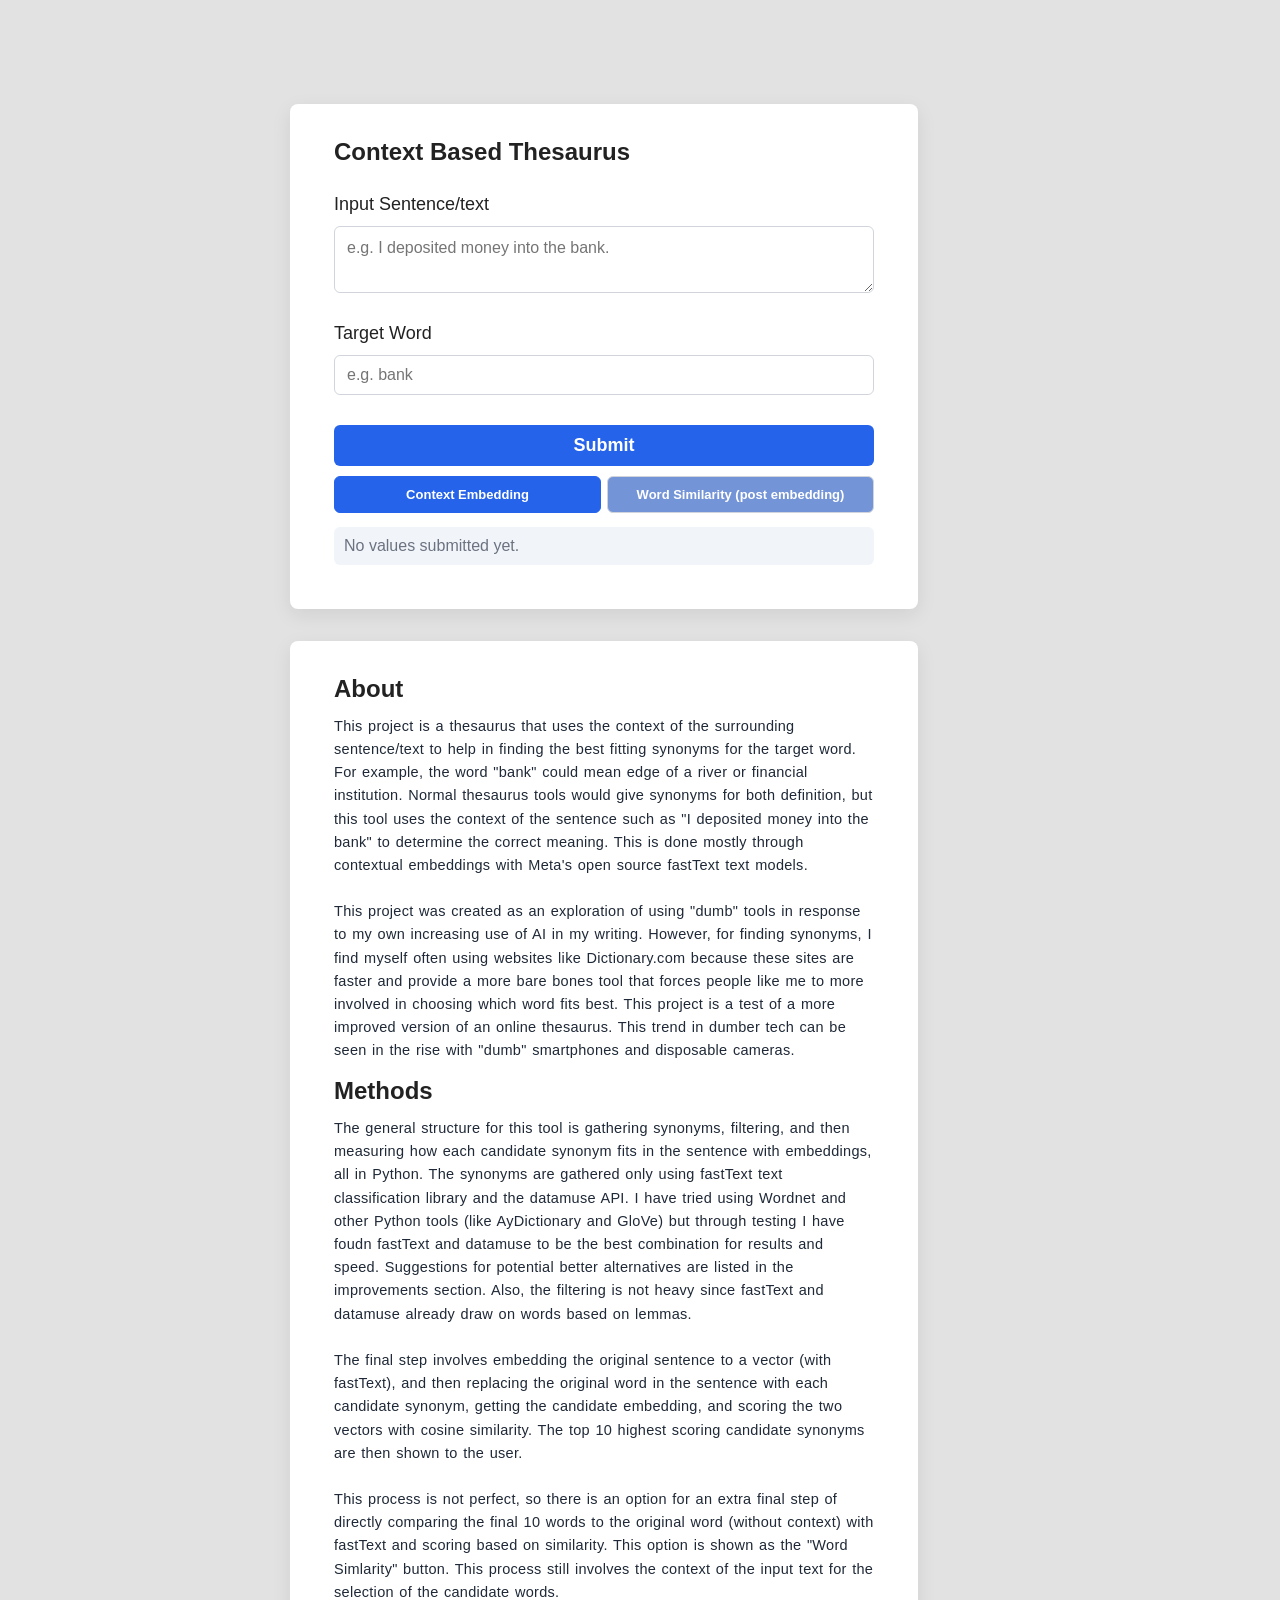
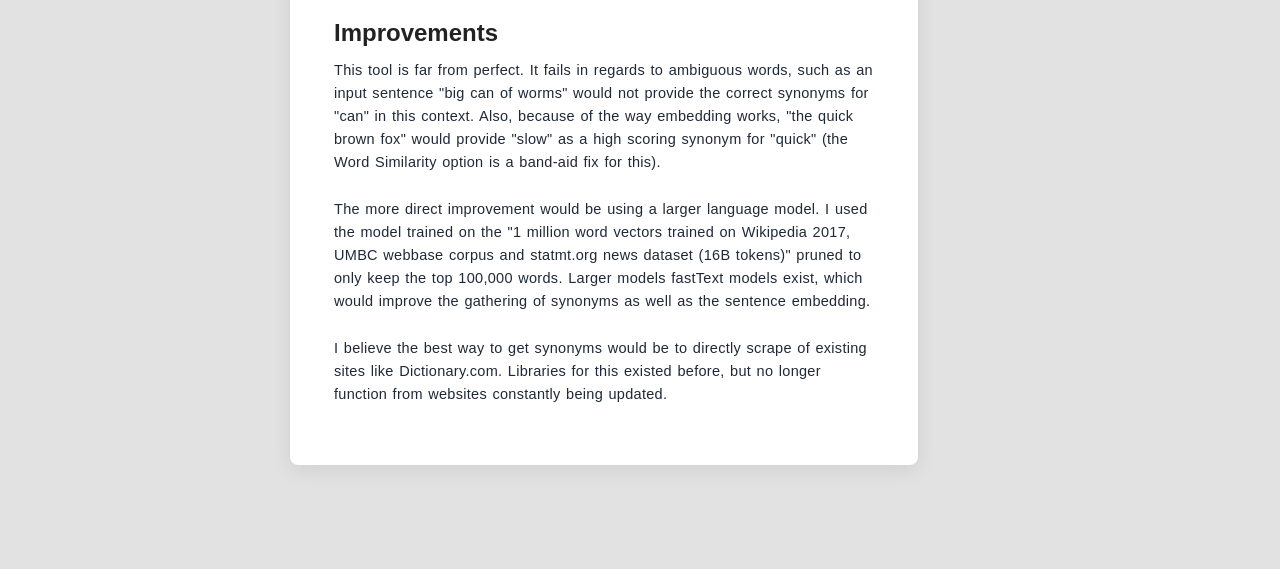
<file: index.html>
<!doctype html>
<html lang="en">
	<head>
		<meta charset="utf-8" />
		<meta name="viewport" content="width=device-width, initial-scale=1" />
		<title>Simple Two-Input Form</title>
        <link rel="stylesheet" href="style.css">
	</head>

	<body>
		<div class="wrapper">
			<main class="card" role="main">
				<h1>Context Based Thesaurus </h1>
				<form id="two-input-form">
					<label for="inputA">Input Sentence/text</label>
					<p id="err_length">Larger Input Text may result in slower or more inconsistent results.</p>
					<textarea
						id="inputA"
						name="inputA"
						placeholder="e.g. I deposited money into the bank."
						rows="2"
					></textarea>
					
					<!-- <input id="inputA" name="inputA" type="text" placeholder="e.g. I deposited money into the bank." autocomplete="off" /> -->
					
					<label for="inputB">Target Word</label>
					<input id="inputB" name="inputB" type="text" placeholder="e.g. bank" autocomplete="off" />

					<button type="submit">Submit</button>
				</form>

				<!--  -->
				<div class="tabs">
					<button class="tab active" data-rank="context">Context Embedding</button>
					<button class="tab" data-rank="similarity">Word Similarity (post embedding)</button>
				</div>
				<!--  -->

				<div id="result" class="output" aria-live="polite">
					<div class="muted">No values submitted yet.</div>
				</div>
			</main>
			<main class="card" id="long_text">
				<h1>About</h1>
				<p>
					This project is a thesaurus that uses the context of the surrounding sentence/text to help in finding the best fitting synonyms for the target word. For example, the word "bank" could mean edge of a river or financial institution. Normal thesaurus tools would give synonyms for both definition, but this tool uses the context of the sentence such as "I deposited money into the bank" to determine the correct meaning. This is done mostly through contextual embeddings with Meta's open source fastText text models. 
					<br><br>
					This project was created as an exploration of using "dumb" tools in response to my own increasing use of AI in my writing. However, for finding synonyms, I find myself often using websites like Dictionary.com because these sites are faster and provide a more bare bones tool that forces people like me to more involved in choosing which word fits best. This project is a test of a more improved version of an online thesaurus. This trend in dumber tech can be seen in the rise with "dumb" smartphones and disposable cameras. 
				</p>
				<h1>Methods</h1>
				<p>
					The general structure for this tool is gathering synonyms, filtering, and then measuring how each candidate synonym fits in the sentence with embeddings, all in Python. The synonyms are gathered only using fastText text classification library and the datamuse API. I have tried using Wordnet and other Python tools (like AyDictionary and GloVe) but through testing I have foudn fastText and datamuse to be the best combination for results and speed. Suggestions for potential better alternatives are listed in the improvements section. Also, the filtering is not heavy since fastText and datamuse already draw on words based on lemmas.
					<br><br>

					The final step involves embedding the original sentence to a vector (with fastText), and then replacing the original word in the sentence with each candidate synonym, getting the candidate embedding, and scoring the two vectors with cosine similarity. The top 10 highest scoring candidate synonyms are then shown to the user. 
					<br><br>

					This process is not perfect, so there is an option for an extra final step of directly comparing the final 10 words to the original word (without context) with fastText and scoring based on similarity. This option is shown as the "Word Simlarity" button. This process still involves the context of the input text for the selection of the candidate words. 
				</p>
				<h1>Improvements</h1>
				<p>
					This tool is far from perfect. It fails in regards to ambiguous words, such as an input sentence "big can of worms" would not provide the correct synonyms for "can" in this context. Also, because of the way embedding works, "the quick brown fox" would provide "slow" as a high scoring synonym for "quick" (the Word Similarity option is a band-aid fix for this). 
					<br><br>

					The more direct improvement would be using a larger language model. I used the model trained on the "1 million word vectors trained on Wikipedia 2017, UMBC webbase corpus and statmt.org news dataset (16B tokens)" pruned to only keep the top 100,000 words. Larger models fastText models exist, which would improve the gathering of synonyms as well as the sentence embedding. 
					<br><br>

					I believe the best way to get synonyms would be to directly scrape of existing sites like Dictionary.com. Libraries for this existed before, but no longer function from websites constantly being updated. 
				</p>
			</main>
		</div>

		<script src="script.js"></script>
	</body>
</html>
</file>
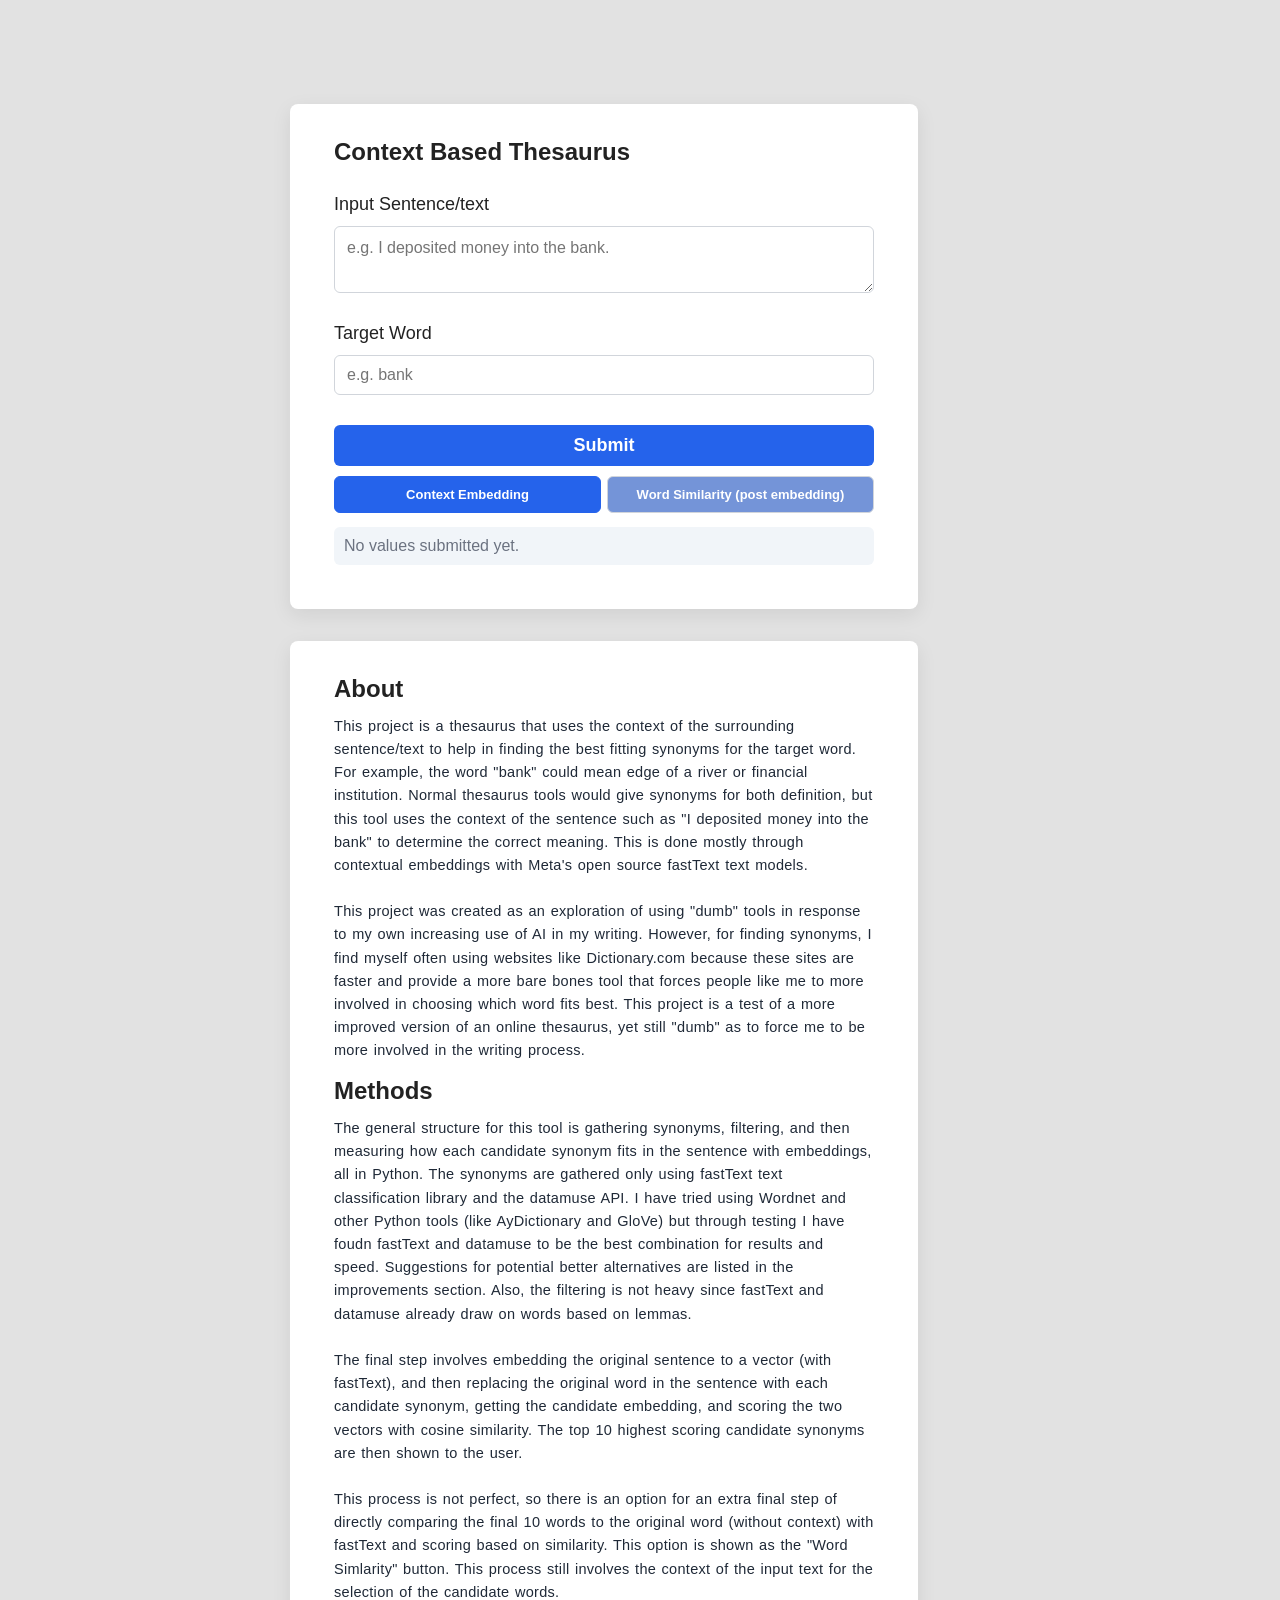
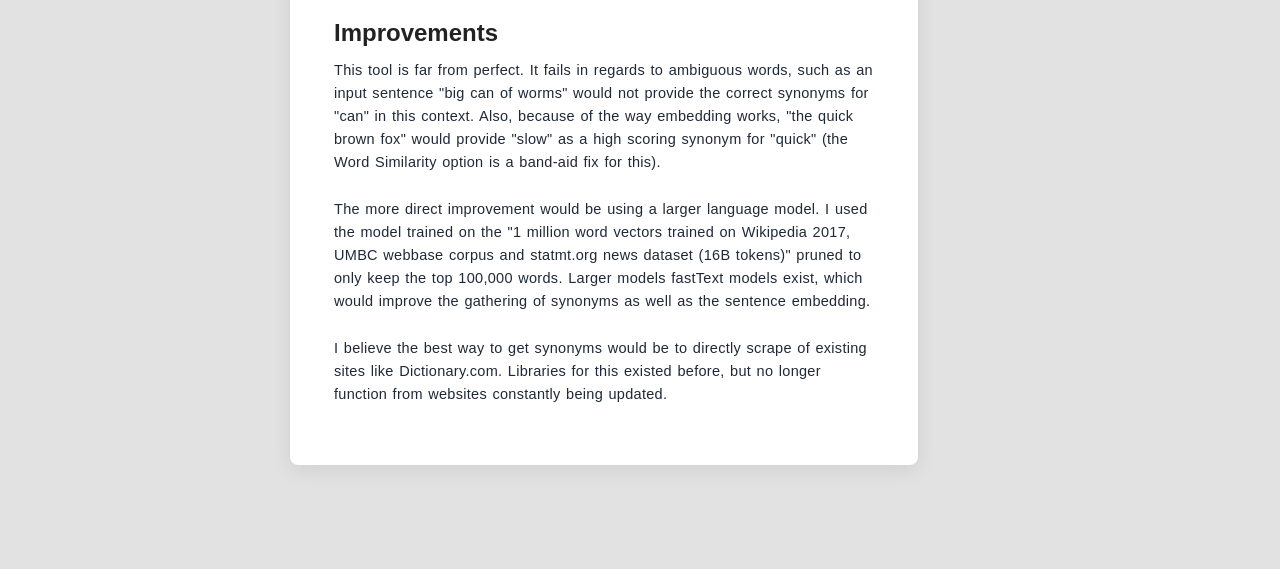
<file: templates/index.html>
<!doctype html>
<html lang="en">
	<head>
		<meta charset="utf-8" />
		<meta name="viewport" content="width=device-width, initial-scale=1" />
		<title>Context Based Thesaurus</title>
        <link rel="stylesheet"  href="../static/style.css">
	</head>

	<body>
		<div class="wrapper">
			<main class="card" role="main">
				<h1>Context Based Thesaurus </h1>
				<form id="two-input-form">
					<label for="inputA">Input Sentence/text</label>
					<p id="err_length">Larger Input Text may result in slower or more inconsistent results.</p>
					<textarea
						id="inputA"
						name="inputA"
						placeholder="e.g. I deposited money into the bank."
						rows="2"
					></textarea>
					
					<!-- <input id="inputA" name="inputA" type="text" placeholder="e.g. I deposited money into the bank." autocomplete="off" /> -->
					
					<label for="inputB">Target Word</label>
					<input id="inputB" name="inputB" type="text" placeholder="e.g. bank" autocomplete="off" />

					<button type="submit">Submit</button>
				</form>

				<!--  -->
				<div class="tabs">
					<button class="tab active" data-rank="context">Context Embedding</button>
					<button class="tab" data-rank="similarity">Word Similarity (post embedding)</button>
				</div>
				<!--  -->

				<div id="result" class="output" aria-live="polite">
					<div class="muted">No values submitted yet.</div>
				</div>
			</main>
			<main class="card" id="long_text">
				<h1>About</h1>
				<p>
					This project is a thesaurus that uses the context of the surrounding sentence/text to help in finding the best fitting synonyms for the target word. For example, the word "bank" could mean edge of a river or financial institution. Normal thesaurus tools would give synonyms for both definition, but this tool uses the context of the sentence such as "I deposited money into the bank" to determine the correct meaning. This is done mostly through contextual embeddings with Meta's open source fastText text models. 
					<br><br>
					This project was created as an exploration of using "dumb" tools in response to my own increasing use of AI in my writing. However, for finding synonyms, I find myself often using websites like Dictionary.com because these sites are faster and provide a more bare bones tool that forces people like me to more involved in choosing which word fits best. This project is a test of a more improved version of an online thesaurus, yet still "dumb" as to force me to be more involved in the writing process. 
				</p>
				<h1>Methods</h1>
				<p>
					The general structure for this tool is gathering synonyms, filtering, and then measuring how each candidate synonym fits in the sentence with embeddings, all in Python. The synonyms are gathered only using fastText text classification library and the datamuse API. I have tried using Wordnet and other Python tools (like AyDictionary and GloVe) but through testing I have foudn fastText and datamuse to be the best combination for results and speed. Suggestions for potential better alternatives are listed in the improvements section. Also, the filtering is not heavy since fastText and datamuse already draw on words based on lemmas.
					<br><br>

					The final step involves embedding the original sentence to a vector (with fastText), and then replacing the original word in the sentence with each candidate synonym, getting the candidate embedding, and scoring the two vectors with cosine similarity. The top 10 highest scoring candidate synonyms are then shown to the user. 
					<br><br>

					This process is not perfect, so there is an option for an extra final step of directly comparing the final 10 words to the original word (without context) with fastText and scoring based on similarity. This option is shown as the "Word Simlarity" button. This process still involves the context of the input text for the selection of the candidate words. 
				</p>
				<h1>Improvements</h1>
				<p>
					This tool is far from perfect. It fails in regards to ambiguous words, such as an input sentence "big can of worms" would not provide the correct synonyms for "can" in this context. Also, because of the way embedding works, "the quick brown fox" would provide "slow" as a high scoring synonym for "quick" (the Word Similarity option is a band-aid fix for this). 
					<br><br>

					The more direct improvement would be using a larger language model. I used the model trained on the "1 million word vectors trained on Wikipedia 2017, UMBC webbase corpus and statmt.org news dataset (16B tokens)" pruned to only keep the top 100,000 words. Larger models fastText models exist, which would improve the gathering of synonyms as well as the sentence embedding. 
					<br><br>

					I believe the best way to get synonyms would be to directly scrape of existing sites like Dictionary.com. Libraries for this existed before, but no longer function from websites constantly being updated. 
				</p>
			</main>
		</div>

		<script src="../static/script.js"></script>
	</body>
</html>
</file>
<file: style.css>
body { 
    font-family: Arial, sans-serif; 
    background:#e2e2e2; 
    color:#222; 
    margin:0; 
}

.wrapper {
    display: flex;
    flex-direction: column;
    padding: 24px;
    gap: 32px;   
    max-width: 700px;
    margin: 80px auto;  
}

.card { 
    background:#fff; 
    padding:44px; 
    padding-top: 34px;
    border-radius:8px;
    box-shadow:0 6px 20px rgba(0,0,0,0.08); 
    width:60vh; 
}

h1 { 
    font-size:24px; 
    margin:0 0 12px 0; 
}

label { 
    display:block; 
    font-size:18px; 
    margin:10px 0 6px; 
    padding-top: 16px;
    padding-bottom: 5px;
}

input[type="text"] { 
    width:100%; 
    padding:10px 12px; 
    border:1px solid #d1d5db; 
    border-radius:6px; 
    box-sizing:border-box; 
    font-size: 16px;
}

button { 
    margin-top:30px; 
    margin-bottom: 0px;
    width:100%; 
    padding:10px 12px; 
    border:0; 
    background:#2563eb; 
    color:#fff; 
    border-radius:6px; 
    font-size:18px; 
    font-weight:600; 
    cursor:pointer; 

}

button:active { 
    transform:translateY(1px); 
}

.output { 
    margin-top:14px; 
    background:#f1f5f9; 
    padding:10px; 
    border-radius:6px; 
    font-size:18px; 
}

.muted { 
    color:#6b7280; 
    font-size:16px; 
}

.tabs {
    display: flex;
    gap: 6px;
    margin-top: 0px;
    margin-bottom: 0px;
}

.tab {
    margin-top: 10px;
    flex: 1;
    border: 1px solid #d1d5db;
    background: #7494d8;
    border-radius: 6px;
    cursor: pointer;
    font-size: 13px;
}

.tab.active {
    background: #2563eb;
    color: white;
    border-color: #2563eb;
}

.result-header {
    margin-left: 8px; 
}

.result-header {
    margin-left: 8px;
    margin-bottom: 6px;
}

.result-subtitle {
    font-size: 16px;
    color: #6b7280;      
    margin-top: 2px;
}

#err_length {
    display: none;
    color: #b91c1c;
    font-size: 16px;
}

textarea {
    width: 100%;
    padding: 10px 12px;
    border: 1px solid #d1d5db;
    border-radius: 6px;
    box-sizing: border-box;
    font-family: inherit;
    font-size: 16px;
    resize: vertical;   
    line-height: 1.4;
}


#long_text p {
    font-size: 14.5px;         
    line-height: 1.6;           
    letter-spacing: 0.02em;    
    word-spacing: 0.08em;       
    color: #1f2937;            
    margin-top: 12px;
}
</file>
<file: static/style.css>
body { 
    font-family: Arial, sans-serif; 
    background:#e2e2e2; 
    color:#222; 
    margin:0; 
}

.wrapper {
    display: flex;
    flex-direction: column;
    padding: 24px;
    gap: 32px;   
    max-width: 700px;
    margin: 80px auto;  
}

.card { 
    background:#fff; 
    padding:44px; 
    padding-top: 34px;
    border-radius:8px;
    box-shadow:0 6px 20px rgba(0,0,0,0.08); 
    width:60vh; 
}

h1 { 
    font-size:24px; 
    margin:0 0 12px 0; 
}

label { 
    display:block; 
    font-size:18px; 
    margin:10px 0 6px; 
    padding-top: 16px;
    padding-bottom: 5px;
}

input[type="text"] { 
    width:100%; 
    padding:10px 12px; 
    border:1px solid #d1d5db; 
    border-radius:6px; 
    box-sizing:border-box; 
    font-size: 16px;
}

button { 
    margin-top:30px; 
    margin-bottom: 0px;
    width:100%; 
    padding:10px 12px; 
    border:0; 
    background:#2563eb; 
    color:#fff; 
    border-radius:6px; 
    font-size:18px; 
    font-weight:600; 
    cursor:pointer; 

}

button:active { 
    transform:translateY(1px); 
}

.output { 
    margin-top:14px; 
    background:#f1f5f9; 
    padding:10px; 
    border-radius:6px; 
    font-size:18px; 
}

.muted { 
    color:#6b7280; 
    font-size:16px; 
}

.tabs {
    display: flex;
    gap: 6px;
    margin-top: 0px;
    margin-bottom: 0px;
}

.tab {
    margin-top: 10px;
    flex: 1;
    border: 1px solid #d1d5db;
    background: #7494d8;
    border-radius: 6px;
    cursor: pointer;
    font-size: 13px;
}

.tab.active {
    background: #2563eb;
    color: white;
    border-color: #2563eb;
}

.result-header {
    margin-left: 8px; 
}

.result-header {
    margin-left: 8px;
    margin-bottom: 6px;
}

.result-subtitle {
    font-size: 16px;
    color: #6b7280;      
    margin-top: 2px;
}

#err_length {
    display: none;
    color: #b91c1c;
    font-size: 16px;
}

textarea {
    width: 100%;
    padding: 10px 12px;
    border: 1px solid #d1d5db;
    border-radius: 6px;
    box-sizing: border-box;
    font-family: inherit;
    font-size: 16px;
    resize: vertical;   
    line-height: 1.4;
}


#long_text p {
    font-size: 14.5px;         
    line-height: 1.6;           
    letter-spacing: 0.02em;    
    word-spacing: 0.08em;       
    color: #1f2937;            
    margin-top: 12px;
}
</file>
